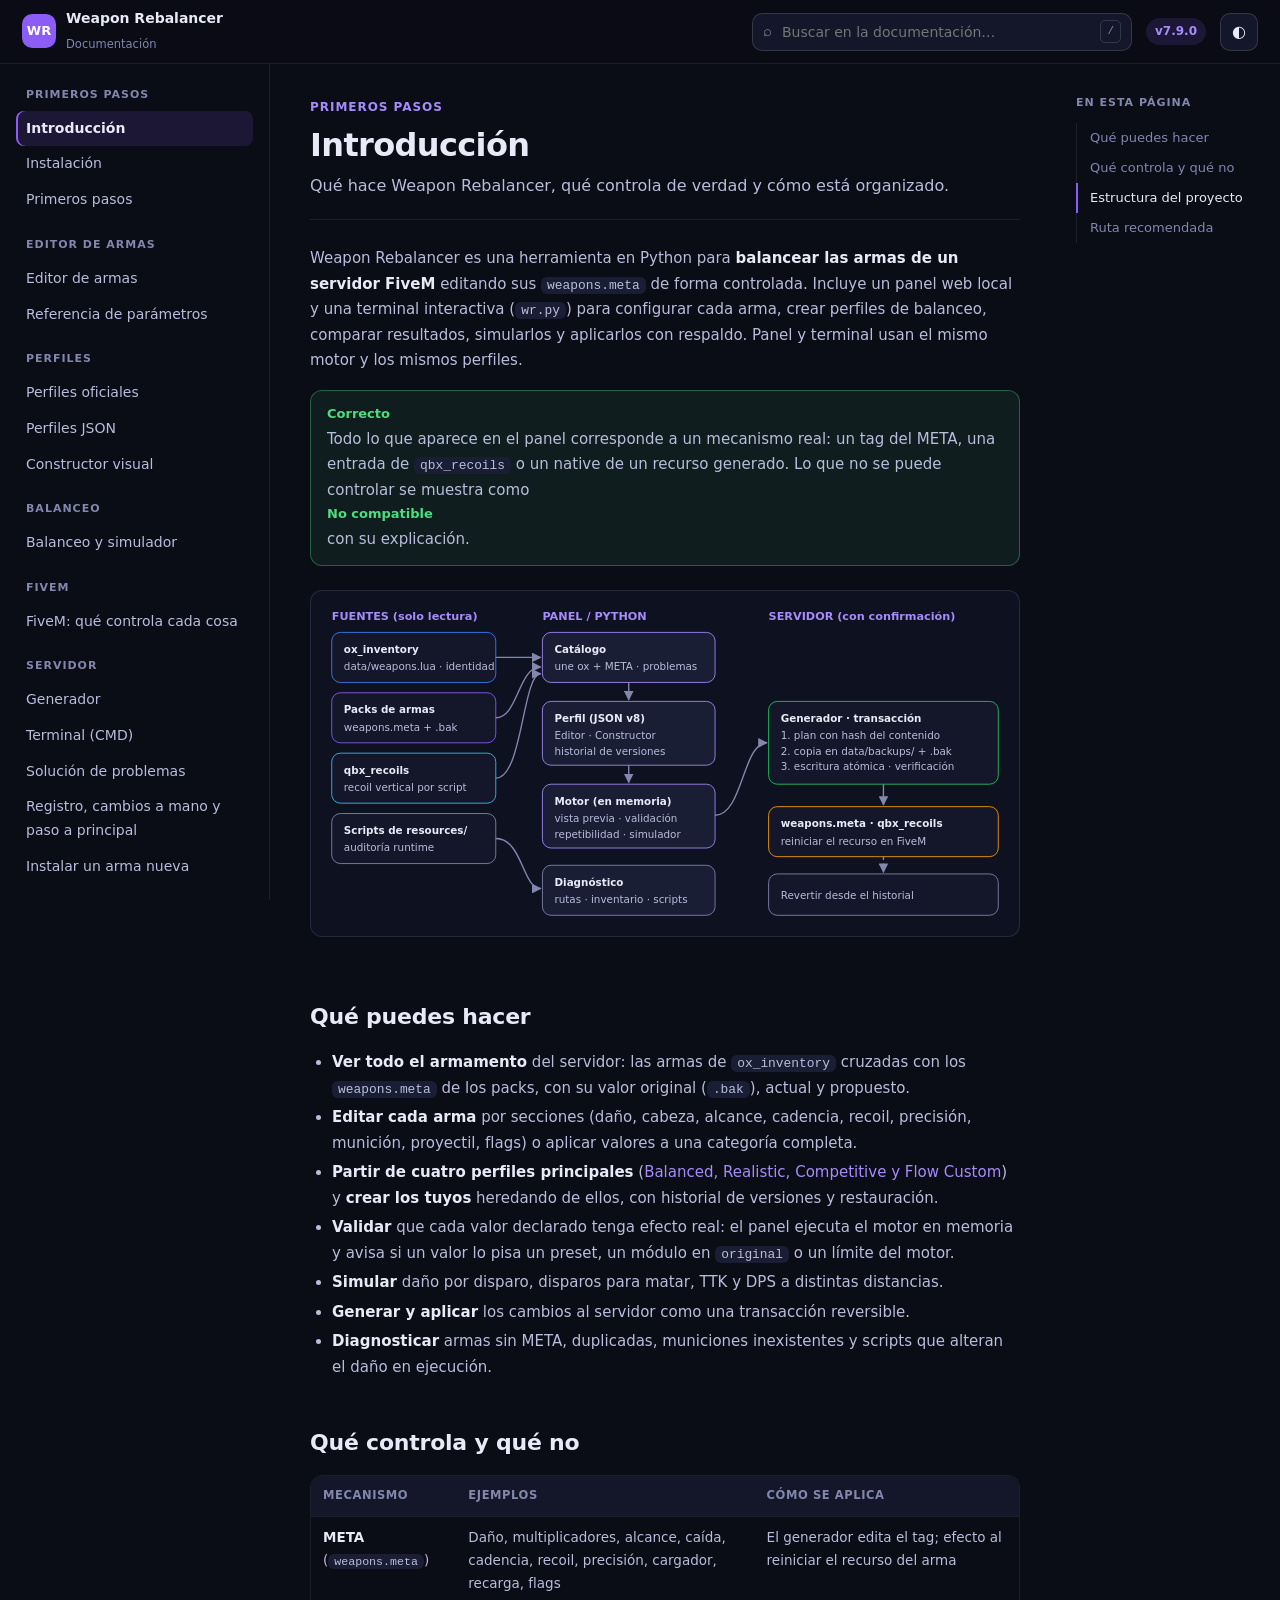
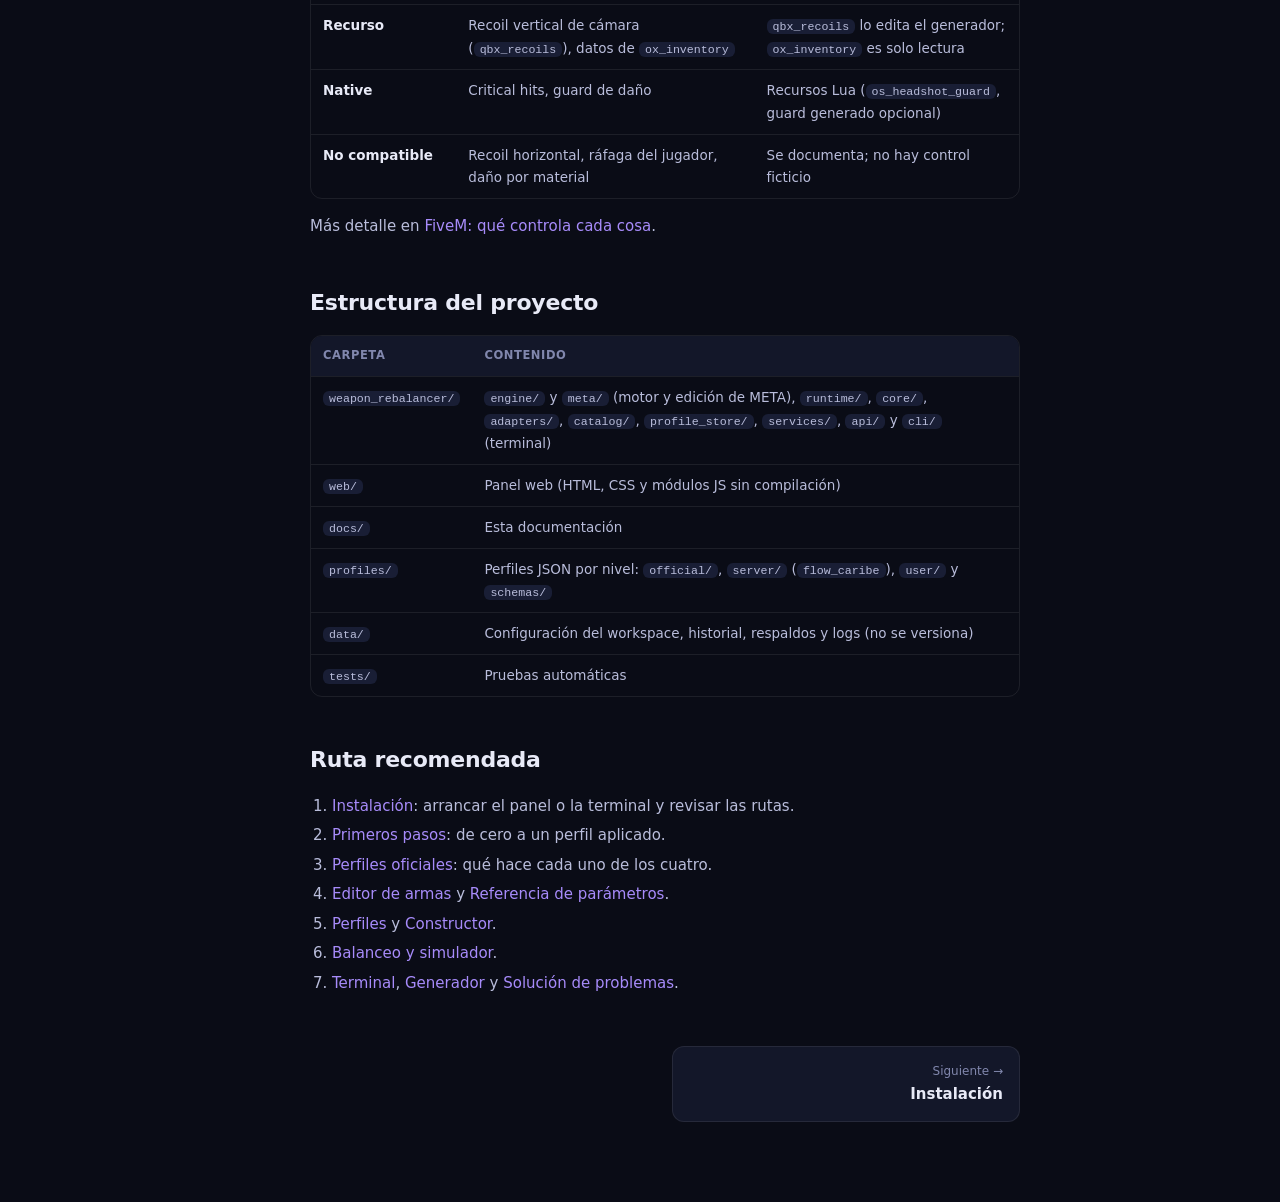
<file: docs/index.html>
<!doctype html>
<html lang="es" data-theme="dark">
<head>
  <meta charset="utf-8">
  <meta name="viewport" content="width=device-width, initial-scale=1">
  <meta name="description" content="Documentación de Weapon Rebalancer para FiveM: panel web, perfiles, parámetros, simulador y generador.">
  <title>Weapon Rebalancer · Documentación</title>
  <link rel="stylesheet" href="css/docs.css">
  <script defer src="js/docs-data.js"></script>
  <script defer src="js/app.js"></script>
</head>
<body>
  <a class="skip-link" href="#doc-content">Saltar al contenido</a>
  <header class="topbar">
    <button id="menu-button" class="icon-button menu-button" type="button" aria-label="Abrir navegación" aria-expanded="false"><span></span><span></span><span></span></button>
    <a class="brand" href="#inicio" aria-label="Inicio de la documentación">
      <span class="brand__mark">WR</span>
      <span><strong>Weapon Rebalancer</strong><small>Documentación</small></span>
    </a>
    <label class="search-box" for="search-input">
      <span aria-hidden="true">⌕</span>
      <input id="search-input" type="search" placeholder="Buscar en la documentación…" autocomplete="off" aria-controls="search-results">
      <kbd>/</kbd>
    </label>
    <span class="version-badge" id="version-badge"></span>
    <button id="theme-button" class="icon-button" type="button" aria-label="Cambiar tema">◐</button>
  </header>
  <div class="docs-shell">
    <aside id="sidebar" class="sidebar" aria-label="Documentación">
      <nav id="docs-nav" class="docs-nav"></nav>
      <div class="sidebar__support">
        <strong>¿Algo no aplica?</strong>
        <p>El Diagnóstico del panel explica qué valores no tienen efecto y por qué.</p>
        <a href="#solucion-problemas">Solución de problemas →</a>
      </div>
    </aside>
    <button id="sidebar-backdrop" class="sidebar-backdrop" type="button" aria-label="Cerrar navegación"></button>
    <main class="main-column">
      <div id="search-results" class="search-results" hidden aria-live="polite"></div>
      <article id="doc-content" class="doc-content" tabindex="-1"><p class="loading">Cargando documentación…</p></article>
      <footer class="doc-footer">
        <a id="previous-doc" class="doc-pager" href="#" hidden><span>← Anterior</span><strong></strong></a>
        <a id="next-doc" class="doc-pager doc-pager--next" href="#" hidden><span>Siguiente →</span><strong></strong></a>
      </footer>
    </main>
    <aside class="toc-panel" aria-label="En esta página">
      <span>EN ESTA PÁGINA</span>
      <nav id="page-toc"></nav>
    </aside>
  </div>
  <div id="toast" class="toast" role="status" aria-live="polite"></div>
  <noscript>Esta documentación necesita JavaScript. También puedes leer los archivos de docs/pages/.</noscript>
</body>
</html>
</file>
<file: docs/css/docs.css>
/* Documentación de Weapon Rebalancer: mismo lenguaje visual que el panel. Sin recursos externos. */
:root {
  --bg: #0a0c16; --surface: #131729; --surface-2: #191e35; --line: rgba(255,255,255,.08); --line-strong: rgba(255,255,255,.14);
  --text: #e8eaf7; --text-2: #b9bddb; --muted: #8187ad; --accent: #a78bfa; --accent-strong: #8b5cf6; --accent-soft: rgba(139,92,246,.14);
  --blue: #60a5fa; --ok: #4ade80; --warn: #fbbf24; --err: #f87171; --code-bg: #080a14; --topbar: rgba(10,12,22,.9);
  --sidebar: 270px; --toc: 220px; --content: 820px;
  --font: system-ui, -apple-system, 'Segoe UI', Roboto, Arial, sans-serif; --mono: ui-monospace, 'SFMono-Regular', Menlo, Consolas, monospace;
}
html[data-theme='light'] {
  --bg: #f6f7fb; --surface: #ffffff; --surface-2: #eef0f8; --line: rgba(20,24,60,.1); --line-strong: rgba(20,24,60,.18);
  --text: #171a33; --text-2: #3a3f66; --muted: #6a6f94; --accent: #6d3ff0; --accent-strong: #6d3ff0; --accent-soft: rgba(109,63,240,.1);
  --blue: #2563eb; --ok: #15803d; --warn: #a16207; --err: #b91c1c; --code-bg: #121530; --topbar: rgba(246,247,251,.92);
}
* { box-sizing: border-box; }
[hidden] { display: none !important; }
html { scroll-behavior: smooth; scroll-padding-top: 84px; }
body { margin: 0; background: var(--bg); color: var(--text); font: 15px/1.7 var(--font); }
a { color: var(--accent); text-decoration: none; }
a:hover { text-decoration: underline; text-underline-offset: 3px; }
code { font-family: var(--mono); font-size: .86em; background: var(--surface-2); padding: 1px 6px; border-radius: 6px; color: var(--text-2); }
.skip-link { position: fixed; left: 16px; top: -60px; z-index: 50; padding: 8px 14px; border-radius: 8px; background: var(--accent-strong); color: #fff; }
.skip-link:focus { top: 12px; }

.topbar { position: sticky; top: 0; z-index: 30; display: flex; align-items: center; gap: 14px; height: 64px; padding: 0 22px; background: var(--topbar); backdrop-filter: blur(10px); border-bottom: 1px solid var(--line); }
.brand { display: flex; align-items: center; gap: 10px; color: var(--text); margin-right: auto; }
.brand:hover { text-decoration: none; }
.brand__mark { display: grid; place-items: center; width: 34px; height: 34px; border-radius: 10px; background: var(--accent-strong); color: #fff; font-weight: 800; font-size: 13px; }
.brand strong { display: block; font-size: 14px; }
.brand small { color: var(--muted); font-size: 11.5px; }
.search-box { display: flex; align-items: center; gap: 8px; width: min(380px, 40vw); height: 38px; padding: 0 10px; border: 1px solid var(--line-strong); border-radius: 10px; background: var(--surface); color: var(--muted); }
.search-box input { flex: 1; min-width: 0; border: 0; outline: 0; background: transparent; color: var(--text); font: 14px var(--font); }
.search-box kbd { font-family: var(--mono); font-size: 11px; padding: 1px 6px; border: 1px solid var(--line-strong); border-radius: 5px; }
.version-badge { font-size: 12px; color: var(--accent); background: var(--accent-soft); padding: 3px 9px; border-radius: 999px; font-weight: 700; }
.version-badge:empty { display: none; }
.icon-button { width: 38px; height: 38px; border-radius: 10px; border: 1px solid var(--line-strong); background: var(--surface); color: var(--text); cursor: pointer; font-size: 16px; }
.menu-button { display: none; flex-direction: column; justify-content: center; gap: 4px; padding: 0 10px; }
.menu-button span { display: block; height: 2px; background: currentColor; border-radius: 2px; }

.docs-shell { display: grid; grid-template-columns: var(--sidebar) minmax(0, 1fr) var(--toc); max-width: 1500px; margin: 0 auto; }
.sidebar { position: sticky; top: 64px; height: calc(100vh - 64px); overflow-y: auto; padding: 22px 16px; border-right: 1px solid var(--line); }
.nav-group { display: flex; flex-direction: column; margin-bottom: 18px; }
.nav-group > span { font-size: 11px; letter-spacing: .09em; text-transform: uppercase; color: var(--muted); font-weight: 700; margin: 0 10px 6px; }
.nav-group a { padding: 6px 10px; border-radius: 8px; color: var(--text-2); font-size: 14px; }
.nav-group a:hover { background: var(--surface); text-decoration: none; color: var(--text); }
.nav-group a.active { background: var(--accent-soft); color: var(--text); font-weight: 650; box-shadow: inset 2px 0 0 var(--accent-strong); }
.sidebar__support { margin-top: 10px; padding: 14px; border-radius: 12px; background: var(--surface); border: 1px solid var(--line); font-size: 13px; }
.sidebar__support p { color: var(--muted); margin: 6px 0; }
.sidebar-backdrop { display: none; }

.main-column { min-width: 0; padding: 30px 40px 80px; }
.doc-content { max-width: var(--content); outline: none; }
.doc-header { margin-bottom: 26px; padding-bottom: 20px; border-bottom: 1px solid var(--line); }
.eyebrow { font-size: 12px; font-weight: 700; color: var(--accent); text-transform: uppercase; letter-spacing: .08em; }
.doc-header h1 { margin: 6px 0 8px; font-size: 32px; letter-spacing: -.02em; line-height: 1.2; }
.doc-header p { margin: 0; color: var(--text-2); font-size: 16px; }
.doc-content h2 { margin: 38px 0 12px; font-size: 22px; letter-spacing: -.01em; padding-top: 6px; }
.doc-content h3 { margin: 26px 0 8px; font-size: 17px; }
.doc-content h4 { margin: 20px 0 6px; font-size: 15px; color: var(--text-2); }
.doc-content h2, .doc-content h3, .doc-content h4 { position: relative; }
.anchor { position: absolute; left: -20px; opacity: 0; color: var(--muted); font-weight: 400; }
h2:hover .anchor, h3:hover .anchor, h4:hover .anchor { opacity: 1; text-decoration: none; }
.flash { animation: flash 1.6s ease; }
@keyframes flash { 0%, 40% { background: var(--accent-soft); } 100% { background: transparent; } }
.doc-content p, .doc-content li { color: var(--text-2); }
.doc-content strong { color: var(--text); }
.doc-content ul, .doc-content ol { padding-left: 22px; }
.doc-content li { margin: 4px 0; }
.doc-content img { max-width: 100%; border-radius: 12px; border: 1px solid var(--line); margin: 8px 0; background: var(--surface); }
.doc-content hr { border: 0; height: 1px; background: var(--line); margin: 30px 0; }
blockquote { margin: 16px 0; padding: 4px 16px; border-left: 3px solid var(--line-strong); color: var(--muted); }
.table-wrap { overflow-x: auto; margin: 14px 0; border: 1px solid var(--line); border-radius: 12px; }
table { width: 100%; border-collapse: collapse; font-size: 13.5px; }
th { text-align: left; background: var(--surface); color: var(--muted); font-size: 11.5px; letter-spacing: .05em; text-transform: uppercase; padding: 10px 12px; border-bottom: 1px solid var(--line); }
td { padding: 9px 12px; border-bottom: 1px solid var(--line); color: var(--text-2); vertical-align: top; }
tr:last-child td { border-bottom: 0; }
.code-block { margin: 14px 0; border-radius: 12px; overflow: hidden; border: 1px solid var(--line); background: var(--code-bg); }
.code-block__head { display: flex; justify-content: space-between; align-items: center; padding: 6px 12px; font-size: 11.5px; color: #8187ad; border-bottom: 1px solid rgba(255,255,255,.06); }
.code-block__head button { border: 1px solid rgba(255,255,255,.14); background: transparent; color: #b9bddb; border-radius: 6px; padding: 2px 8px; font-size: 11.5px; cursor: pointer; }
.code-block pre { margin: 0; padding: 14px; overflow-x: auto; }
.code-block code { background: transparent; padding: 0; color: #d6d9f2; font-size: 12.8px; line-height: 1.6; }
.callout { margin: 16px 0; padding: 12px 16px; border-radius: 12px; border: 1px solid; }
.callout strong { display: block; margin-bottom: 2px; font-size: 13px; }
.callout p { margin: 0; }
.callout--note { background: rgba(96,165,250,.08); border-color: rgba(96,165,250,.35); }
.callout--note strong { color: var(--blue); }
.callout--tip { background: var(--accent-soft); border-color: rgba(139,92,246,.4); }
.callout--tip strong { color: var(--accent); }
.callout--warning { background: rgba(251,191,36,.08); border-color: rgba(251,191,36,.4); }
.callout--warning strong { color: var(--warn); }
.callout--danger { background: rgba(248,113,113,.08); border-color: rgba(248,113,113,.4); }
.callout--danger strong { color: var(--err); }
.callout--success { background: rgba(74,222,128,.08); border-color: rgba(74,222,128,.35); }
.callout--success strong { color: var(--ok); }

.doc-footer { display: grid; grid-template-columns: 1fr 1fr; gap: 14px; max-width: var(--content); margin-top: 50px; }
.doc-pager { display: flex; flex-direction: column; padding: 14px 16px; border: 1px solid var(--line); border-radius: 12px; background: var(--surface); }
.doc-pager:hover { border-color: var(--accent-strong); text-decoration: none; }
.doc-pager span { font-size: 12px; color: var(--muted); }
.doc-pager strong { color: var(--text); }
.doc-pager--next { text-align: right; grid-column: 2; }

.toc-panel { position: sticky; top: 64px; height: calc(100vh - 64px); overflow-y: auto; padding: 30px 16px; font-size: 13px; }
.toc-panel > span { display: block; font-size: 11px; letter-spacing: .09em; color: var(--muted); font-weight: 700; margin-bottom: 10px; }
.toc-panel nav { display: flex; flex-direction: column; border-left: 1px solid var(--line); }
.toc-panel a { padding: 4px 0 4px 12px; color: var(--muted); margin-left: -1px; border-left: 2px solid transparent; }
.toc-panel a.toc-l3 { padding-left: 24px; font-size: 12.5px; }
.toc-panel a.active { color: var(--text); border-left-color: var(--accent-strong); }

.search-results { position: fixed; top: 70px; left: 50%; transform: translateX(-50%); z-index: 40; width: min(640px, 92vw); max-height: 70vh; overflow-y: auto; padding: 8px; border-radius: 14px; background: var(--surface); border: 1px solid var(--line-strong); box-shadow: 0 20px 60px rgba(0,0,0,.4); }
.search-results a { display: block; padding: 10px 12px; border-radius: 10px; color: var(--text); }
.search-results a:hover { background: var(--surface-2); text-decoration: none; }
.search-results span { display: block; font-size: 12.5px; color: var(--muted); }
.search-results mark { background: var(--accent-soft); color: var(--text); border-radius: 3px; }
.search-results .empty { padding: 12px; color: var(--muted); margin: 0; }
.toast { position: fixed; bottom: 20px; left: 50%; transform: translateX(-50%) translateY(20px); padding: 8px 14px; border-radius: 10px; background: var(--accent-strong); color: #fff; opacity: 0; transition: .2s; pointer-events: none; }
.toast.visible { opacity: 1; transform: translateX(-50%); }
.loading { color: var(--muted); }

@media (max-width: 1180px) { .docs-shell { grid-template-columns: var(--sidebar) minmax(0, 1fr); } .toc-panel { display: none; } }
@media (max-width: 860px) {
  .docs-shell { grid-template-columns: 1fr; }
  .sidebar { position: fixed; top: 64px; left: 0; z-index: 35; width: var(--sidebar); background: var(--bg); transform: translateX(-100%); transition: transform .2s; }
  .sidebar.open { transform: none; }
  .sidebar.open + .sidebar-backdrop { display: block; position: fixed; inset: 64px 0 0; z-index: 34; background: rgba(0,0,0,.5); border: 0; }
  .menu-button { display: flex; }
  .search-box { width: auto; flex: 1; }
  .brand span:last-child, .version-badge { display: none; }
  .main-column { padding: 22px 18px 60px; }
  .doc-header h1 { font-size: 26px; }
}
@media (prefers-reduced-motion: reduce) { html { scroll-behavior: auto; } * { animation: none !important; transition: none !important; } }
</file>
